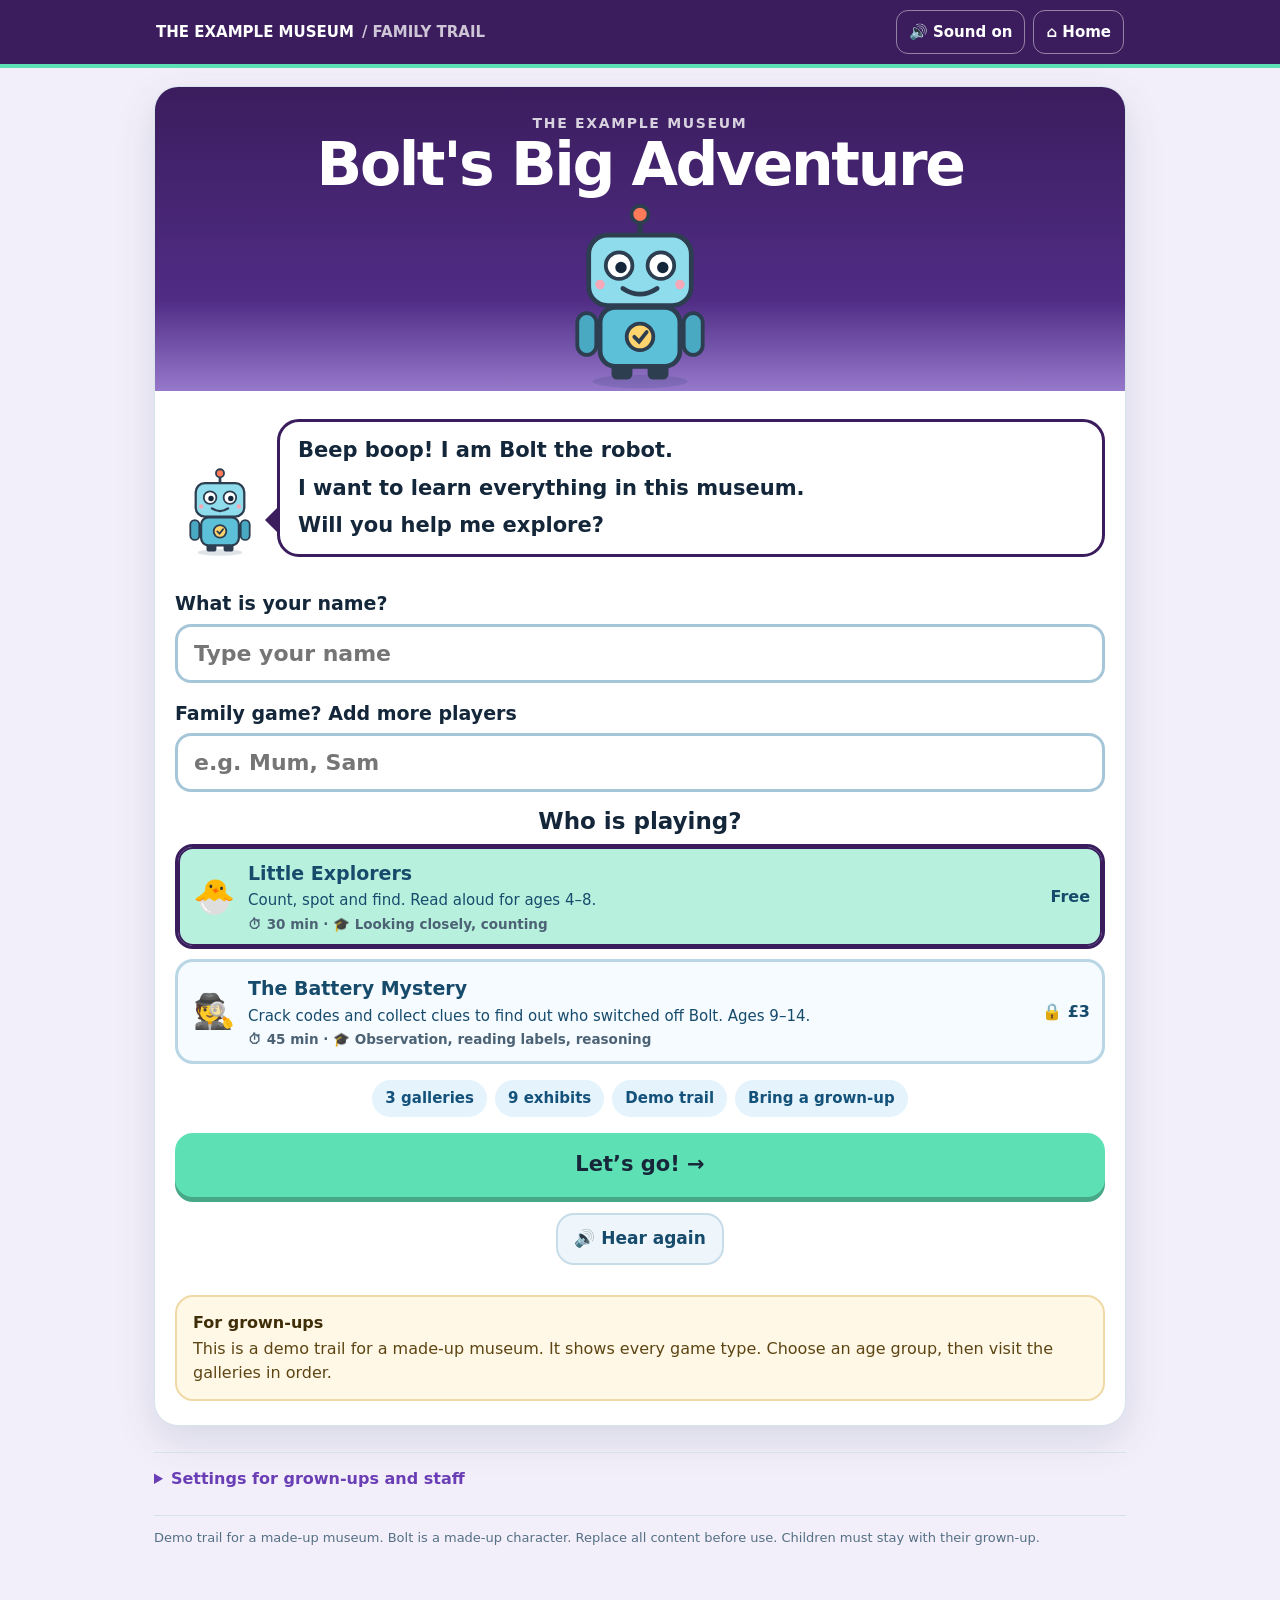
<file: index.html>
<!DOCTYPE html>
<html lang="en-GB">
<head>
<meta charset="utf-8">
<meta name="viewport" content="width=device-width,initial-scale=1,viewport-fit=cover">
<title>Museum trail</title>
<link rel="stylesheet" href="engine/trail.css">
</head>
<body>
<header class="header"><div class="header-inner"><div class="brand" id="brand"></div><div class="hbtns"><button class="iconbtn" id="soundBtn" type="button" aria-pressed="true">🔊 Sound on</button><button class="iconbtn" data-action="home" type="button">⌂ Home</button></div></div></header>
<main id="main" class="shell" tabindex="-1"><div id="app"></div><div class="legal" id="legal"></div></main>
<div class="sr-only" id="announce" role="status" aria-live="polite"></div>
<script src="engine/art.js"></script>
<script src="engine/trail.js"></script>
</body>
</html>
</file>
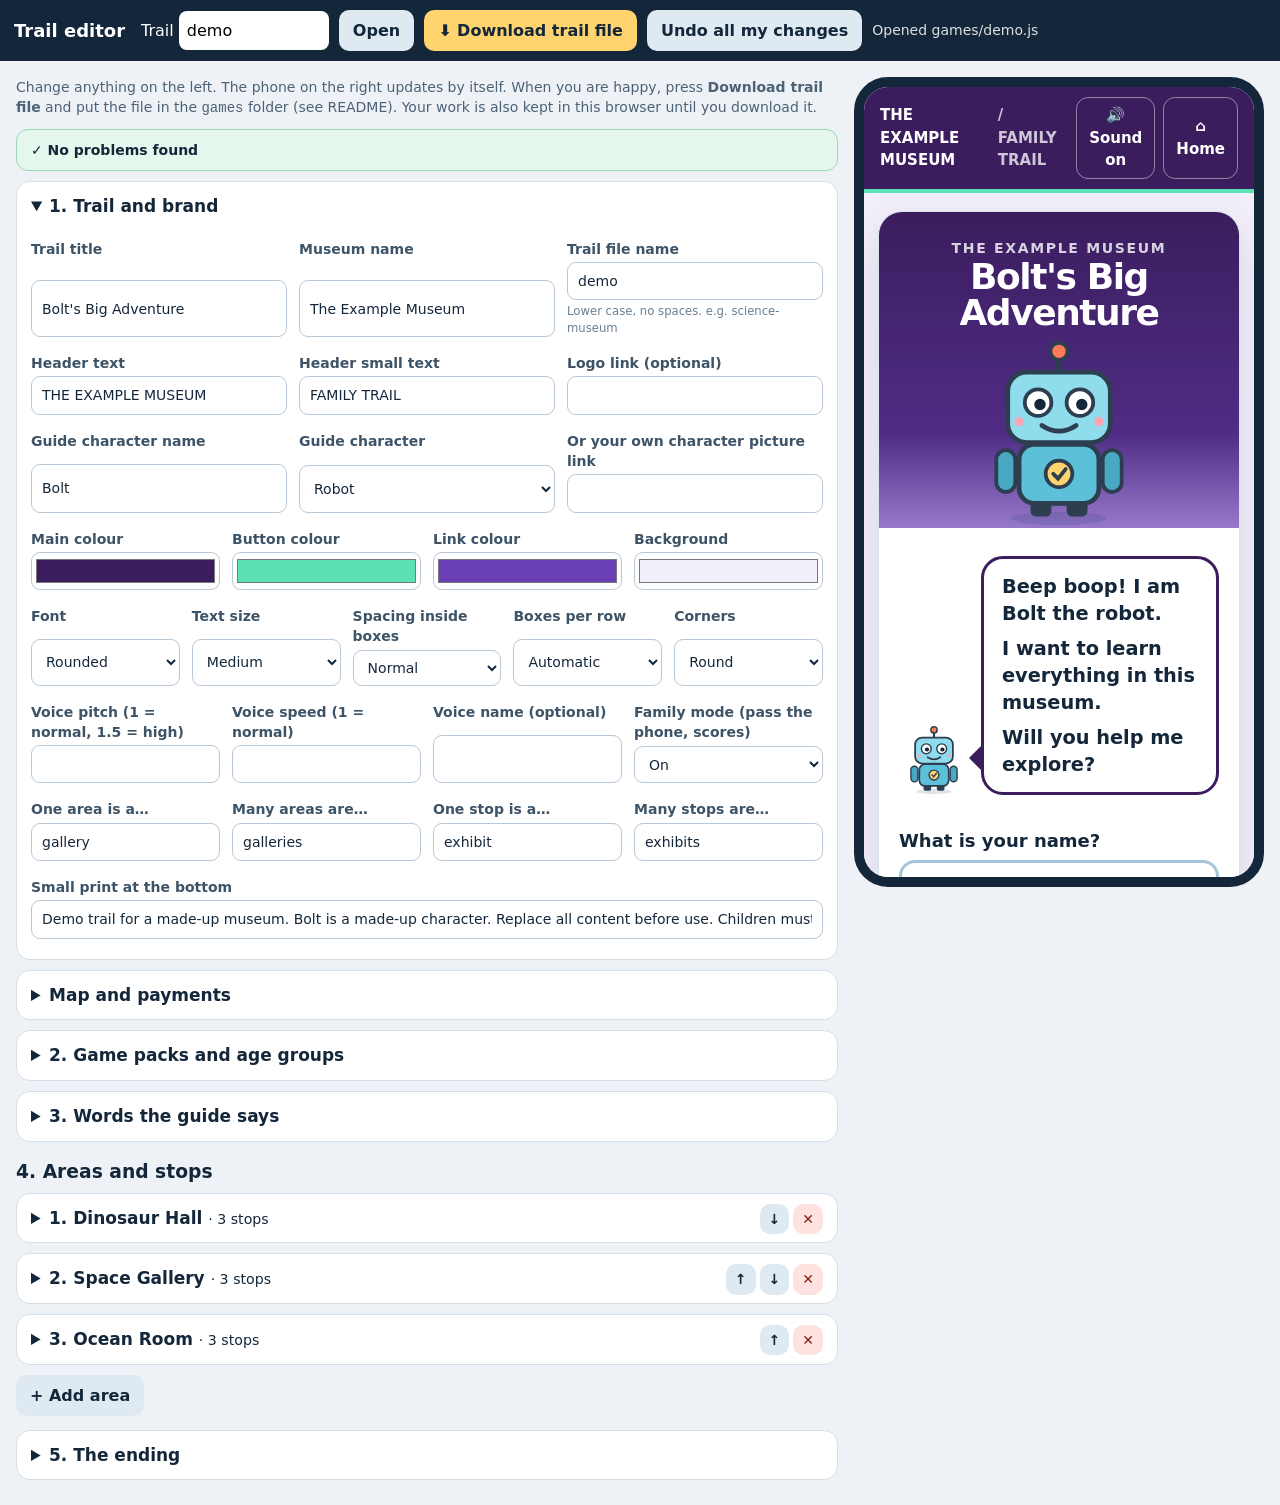
<file: editor.html>
<!DOCTYPE html>
<html lang="en-GB">
<head>
<meta charset="utf-8">
<meta name="viewport" content="width=device-width,initial-scale=1">
<title>Trail editor</title>
<style>
*{box-sizing:border-box}body{margin:0;font:16px/1.45 system-ui,-apple-system,"Segoe UI",Arial,sans-serif;color:#14273a;background:#eef2f6}
button,input,select,textarea{font:inherit}button{cursor:pointer}
.bar{position:sticky;top:0;z-index:10;background:#14273a;color:#fff;padding:10px 14px;display:flex;gap:10px;flex-wrap:wrap;align-items:center}
.bar strong{font-size:18px;margin-right:6px}.bar input{width:150px;padding:8px;border-radius:8px;border:0}
.b{border:0;border-radius:10px;padding:9px 14px;font-weight:800;background:#dfe9f1;color:#14273a}.b.p{background:#ffd36d}.b.s{padding:5px 9px;font-size:14px}.b.d{background:#fde2e0;color:#8a1f17}
#status{font-size:14px;opacity:.85}
.wrap{display:grid;grid-template-columns:minmax(0,1fr) 410px;gap:16px;padding:16px;max-width:1300px;margin:auto}
.phone{position:sticky;top:70px;height:calc(100vh - 90px);border:10px solid #14273a;border-radius:34px;overflow:hidden;background:#fff}.phone iframe{width:100%;height:100%;border:0}
details{background:#fff;border:1px solid #d5dfe8;border-radius:14px;margin:0 0 10px;padding:0 14px}details[open]{padding-bottom:12px}
summary{cursor:pointer;font-weight:850;padding:12px 0;font-size:17px}details details{background:#f7fafc}details details summary{font-size:16px}details details details{background:#fff}
.f{display:grid;gap:3px;margin:8px 0;font-size:14px;font-weight:700;color:#3d5468}.f input,.f select,.f textarea{width:100%;padding:8px 10px;border:1.5px solid #b8c8d6;border-radius:9px;font-weight:500;color:#14273a;background:#fff}
.f textarea{min-height:76px;resize:vertical}.f input[type=color]{padding:2px;height:38px}.f small{font-weight:500;color:#6b7f90}
.g{display:grid;grid-template-columns:repeat(auto-fit,minmax(150px,1fr));gap:0 12px}.g3{grid-template-columns:repeat(auto-fit,minmax(110px,1fr))}
.rowx{display:flex;gap:6px;align-items:center;margin:6px 0;flex-wrap:wrap}.rowx input[type=text],.rowx input[type=number]{padding:7px 8px;border:1.5px solid #b8c8d6;border-radius:8px;min-width:0}
.rowx .ic{width:92px}.rowx .lb{flex:1 1 120px}.rowx .xy{width:64px}
.tools{float:right;display:flex;gap:4px;margin-top:-2px}
.lvl{border-left:4px solid #ffd36d;padding:2px 0 2px 12px;margin:12px 0}.lvl h4{margin:0 0 4px;font-size:15px}
.probs{background:#fff8e6;border:1.5px solid #f0d9a6;border-radius:12px;padding:10px 14px;margin:0 0 10px;font-size:14px}.probs.ok{background:#e6f7ee;border-color:#9ad8b7}.probs ul{margin:4px 0 0;padding-left:18px}
.pinboard{position:relative;border:2px solid #b8c8d6;border-radius:12px;overflow:hidden;touch-action:none;user-select:none}.pinboard img{display:block;width:100%}.epin{position:absolute;width:34px;height:34px;margin:-17px 0 0 -17px;border-radius:50%;background:#14273a;color:#fff;border:3px solid #fff;display:grid;place-items:center;font-weight:900;cursor:grab;box-shadow:0 2px 6px #0006;touch-action:none}
.help{font-size:14px;color:#4c6275;margin:0 0 10px}
@media(max-width:900px){.wrap{grid-template-columns:1fr}.phone{position:static;height:720px;max-width:410px;margin:auto}}
</style>
</head>
<body>
<div class="bar"><strong>Trail editor</strong><label>Trail <input id="gid" value="demo" aria-label="Trail file name"></label><button class="b" id="open">Open</button><button class="b p" id="dl">⬇ Download trail file</button><button class="b" id="discard">Undo all my changes</button><span id="status"></span></div>
<div class="wrap"><div><p class="help">Change anything on the left. The phone on the right updates by itself. When you are happy, press <b>Download trail file</b> and put the file in the <code>games</code> folder (see README). Your work is also kept in this browser until you download it.</p><div id="probs"></div><div id="form"></div></div><div class="phone"><iframe id="pv" title="Phone preview"></iframe></div></div>
<script>
'use strict';
let G=null,fileId='demo',openSet=new Set(['trail']),timer=null;
const $=id=>document.getElementById(id),form=$('form');
const esc=s=>String(s??'').replace(/[&<>"']/g,c=>({'&':'&amp;','<':'&lt;','>':'&gt;','"':'&quot;',"'":'&#39;'}[c]));
const get=p=>p.split('.').reduce((o,k)=>o==null?o:o[k],G);
const set=(p,v)=>{const ks=p.split('.'),last=ks.pop(),o=ks.reduce((o,k)=>o[k]??(o[k]={}),G);if(v===undefined)delete o[last];else o[last]=v};
const uid=p=>p+Math.random().toString(36).slice(2,7);
const SIGNS=['roundel','propeller','goggles','compass','wings','sun','cloud','rainbow','moon','star','rocket','heart','tree','fish','leaf','key','crown','bell','apple','flower','drop'];
const ARTS=['','fighter','trainer','jet','jetCanard','bomber','drone','rocket','biplane','triplane','helicopter','flyingboat'];
const TYPES={choice:'Pick the answer',hotspot:'Tap the right spot on the picture',count:'Count it (+ and − buttons)',spy:'I-spy checklist (tick what you find)',order:'Put in order',match:'Match the pairs',code:'Type the answer (read a label)',estimate:'Best guess slider',truefalse:'True or false (go and check)',silhouette:'Whose shadow? (find the object)',spot:'Spot the mistakes',jigsaw:'Find the piece (jigsaw reveal)',oddone:'Odd one out',padlock:'Code breaker padlock',poll:'Would you rather (no wrong answer)',photo:'Photo mission'};
const TPL={choice:{options:[{label:'Answer 1',icon:'1'},{label:'Answer 2',icon:'2'},{label:'Answer 3',icon:'3'}],answer:1},hotspot:{options:[{label:'Part 1',x:30,y:30},{label:'Part 2',x:50,y:50},{label:'Part 3',x:70,y:70}],answer:1},count:{answer:3,max:10},spy:{options:[{label:'Thing 1',icon:'👀'},{label:'Thing 2',icon:'👀'},{label:'Thing 3',icon:'👀'}],need:2},order:{items:['First','Second','Third']},match:{pairs:[['A','Goes with A'],['B','Goes with B'],['C','Goes with C']]},code:{answer:'answer',hint:''},estimate:{min:0,max:100,step:1,answer:50,tolerance:5,unit:''},truefalse:{answer:false},silhouette:{options:[{label:'This one',icon:'1'},{label:'Another one',icon:'2'},{label:'A third one',icon:'3'}],answer:1},spot:{options:[{label:'A mistake',icon:'❌',diff:true},{label:'A true thing',icon:'✅'},{label:'Another mistake',icon:'❌',diff:true}]},jigsaw:{items:['Find the first part','Find the second part','Find the third part','Find the fourth part']},oddone:{options:[{label:'Belongs',icon:'1'},{label:'Belongs',icon:'2'},{label:'Does not belong',icon:'3'}],answer:3},padlock:{clues:[['First thing to count','3'],['Second thing to count','4'],['Third thing to count','2']]},poll:{options:[{label:'This',icon:'👈'},{label:'That',icon:'👉'}]},photo:{}};

/* ---------- form pieces ---------- */
const inp=(p,label,type='text',help='')=>`<label class="f"><span>${label}</span><input type="${type}" data-p="${p}" value="${esc(get(p)??'')}">${help?`<small>${help}</small>`:''}</label>`;
const area=(p,label,help='One line each.')=>`<label class="f"><span>${label}</span><textarea data-p="${p}" data-lines="1">${esc((get(p)||[]).join('\n'))}</textarea><small>${help}</small></label>`;
const sel=(p,label,opts,re='')=>`<label class="f"><span>${label}</span><select data-p="${p}" ${re}>${opts.map(o=>{const[v,l]=Array.isArray(o)?o:[o,o||'(none)'];return `<option value="${esc(v)}" ${String(get(p)??'')===String(v)?'selected':''}>${esc(l)}</option>`}).join('')}</select></label>`;
const det=(k,title,body,tools='')=>`<details data-k="${k}" ${openSet.has(k)?'open':''}><summary>${title}${tools?`<span class="tools">${tools}</span>`:''}</summary>${openSet.has(k)?body():''}</details>`;
const tools=(p,i,n)=>`${i>0?`<button class="b s" data-act="up" data-p="${p}" data-i="${i}" title="Move up">↑</button>`:''}${i<n-1?`<button class="b s" data-act="down" data-p="${p}" data-i="${i}" title="Move down">↓</button>`:''}<button class="b s d" data-act="del" data-p="${p}" data-i="${i}" title="Delete">✕</button>`;

function optRows(p,t){const hs=t.type==='hotspot',sp=t.type==='spot',pick=!['spy','poll','spot'].includes(t.type);return `<div><b style="font-size:14px">Answers</b>${pick?' <small>(tick the correct one)</small>':''}${(t.options||[]).map((o,i)=>`<div class="rowx">${pick?`<input type="radio" name="${p}" data-act="correct" data-p="${p}" data-i="${i+1}" ${+t.answer===i+1?'checked':''} title="Correct answer">`:''}${sp?`<input type="checkbox" data-p="${p}.options.${i}.diff" ${o.diff?'checked':''} title="Tick if this one is a mistake">`:''}${hs?'':`<input class="ic" type="text" data-p="${p}.options.${i}.icon" value="${esc(o.icon??'')}" placeholder="picture" title="Emoji, number, or stack:2 props:4 blades:3 wing:curved">`}<input class="lb" type="text" data-p="${p}.options.${i}.label" value="${esc(o.label??'')}" placeholder="text">${hs?`<input class="xy" type="number" data-p="${p}.options.${i}.x" value="${esc(o.x??50)}" title="Across %"><input class="xy" type="number" data-p="${p}.options.${i}.y" value="${esc(o.y??50)}" title="Down %">`:''}<button class="b s d" data-act="del" data-p="${p}.options" data-i="${i}">✕</button></div>`).join('')}<button class="b s" data-act="addopt" data-p="${p}">+ Add answer</button>${hs?'<br><small>Numbers are the circle position: % across, % down.</small>':'<br><small>Picture: an emoji, a number, or stack:2 · props:4 · blades:3 · wing:curved</small>'}</div>`}
function taskForm(p,lv){const t=get(p);let h=`<div class="lvl"><h4>${esc(lv.emoji||'')} ${esc(lv.label||lv.id)}</h4><label class="f"><span>Game</span><select data-act="tasktype" data-p="${p}"><option value="">No game at this level (hidden)</option>${Object.entries(TYPES).map(([k,l])=>`<option value="${k}" ${t&&t.type===k?'selected':''}>${l}</option>`).join('')}</select></label>`;
 if(t){h+=inp(p+'.q','Question');
  if(['choice','hotspot','spy','silhouette','oddone','spot','poll'].includes(t.type))h+=optRows(p,t);
  if(t.type==='spot')h+='<small>Tick the box beside each mistake.</small>';
  if(t.type==='silhouette')h+='<small>Works with drawings, emoji and cut-out pictures. A normal photo turns into a black box.</small>';
  if(t.type==='truefalse')h+=sel(p+'.answer','The statement is',[['true','True'],['false','False']]);
  if(t.type==='jigsaw')h+=area(p+'.items','Things to find on the real object','One per line. Each one found reveals a piece of the picture.');
  if(t.type==='padlock')h+=`<label class="f"><span>Lock numbers</span><textarea data-p="${p}.clues" data-pairs="1">${esc((t.clues||[]).map(x=>x.join(' = ')).join('\n'))}</textarea><small>One per line: what to count or read = the digit (0 to 9). e.g. Propellers on the Lancaster = 4</small></label>`;
  if(t.type==='spy')h+=inp(p+'.need','How many must they find?','number');
  if(t.type==='count')h+=`<div class="g">${inp(p+'.answer','Correct number','number')}${inp(p+'.max','Highest number allowed','number')}</div>`;
  if(t.type==='order')h+=area(p+'.items','Items, in the CORRECT order','One per line. The game shuffles them.');
  if(t.type==='match')h+=`<label class="f"><span>Pairs</span><textarea data-p="${p}.pairs" data-pairs="1">${esc((t.pairs||[]).map(x=>x.join(' = ')).join('\n'))}</textarea><small>One pair per line, like: Mars = The red planet</small></label>`;
  if(t.type==='code')h+=`<div class="g">${inp(p+'.answer','Correct answer','text','More than one? Separate with | like 3|three')}${inp(p+'.hint','Hint (after a wrong try)')}</div>`;
  if(t.type==='estimate')h+=`<div class="g g3">${inp(p+'.answer','Correct','number')}${inp(p+'.tolerance','Close enough ±','number')}${inp(p+'.min','Slider from','number')}${inp(p+'.max','Slider to','number')}${inp(p+'.step','Step','number')}${inp(p+'.unit','Unit')}</div>`;
  h+=`<div class="g">${inp(p+'.look','Look prompt for this level (optional)')}${inp(p+'.fact','Fact for this level (optional)')}</div>`}
 return h+'</div>'}
function stopForm(p){const s=get(p);return `<div class="g">${inp(p+'.name','Name')}${inp(p+'.emoji','Picture: emoji')}${inp(p+'.image','Picture: photo link','text','Optional. e.g. images/whale.jpg')}</div>
 <div class="g g3">${sel(p+'.art','Picture: aircraft drawing',ARTS)}${inp(p+'.body','Drawing colour','color')}${inp(p+'.wing','Wing colour','color')}${sel(p+'.wingShape','Wing shape',['','straight','curved','swept','delta'])}</div>
 ${inp(p+'.look','Look prompt (what to find)')}${inp(p+'.fact','Fact (shown after a correct answer)','text','You can use &lt;strong&gt;bold&lt;/strong&gt;.')}${inp(p+'.talk','Talk together (question for the family)')}
 ${G.levels.map(l=>taskForm(`${p}.tasks.${l.id}`,l)).join('')}`}
function zoneForm(p){const z=get(p),n=(z.stops||[]).length;return `<div class="g">${inp(p+'.label','Place name')}${inp(p+'.title','Chapter title')}${inp(p+'.era','Badge text (optional)')}${sel(p+'.sign','Sign picture',SIGNS)}</div>${area(p+'.story','What the guide says here')}${inp(p+'.grown','Grown-up tip')}<div class="g">${inp(p+'.clue','Mystery clue given here (optional)')}${inp(p+'.audio','Recorded voice file for the story (optional link)')}</div>
 <div class="g"><div style="grid-column:1/-1;font-weight:800;margin-top:8px">Reward for the stamp here</div>${sel(p+'.reward.outfit','Kit for the penguin guide',[['','None'],['scarf','Scarf'],['goggles','Helmet and goggles'],['jacket','Flying jacket'],['map','Map and compass'],['wings','Wings badge']])}${inp(p+'.reward.outfitLabel','Kit name shown')}${inp(p+'.reward.outfitWhy','Why the guide needs it')}${inp(p+'.reward.part','Part earned for the ending, e.g. An engine')}${area(p+'.reward.unlock','Design steps this unlocks','One per line: shape, colour, pattern, sticker, trail, nose. Steps no area unlocks are always open.')}</div>
 <h4 style="margin:12px 0 6px">Stops</h4>${(z.stops||[]).map((s,i)=>det(`${p}.stops.${i}`,`${esc(s.emoji||'')} ${esc(s.name||'New stop')}`,()=>stopForm(`${p}.stops.${i}`),tools(p+'.stops',i,n))).join('')}<button class="b s" data-act="addstop" data-p="${p}.stops">+ Add stop</button>`}
function mapForm(){const m=G.map||{};return `${inp('map.image','Map picture link','text','e.g. images/demo-map.svg. Leave empty for no map.')}<label class="f"><span>Or upload a map picture</span><input type="file" accept="image/*" data-act="mapfile"><small>The picture is kept inside the trail file. Keep it under 500 KB.</small></label>${m.image?`<p class="help">Drag each numbered pin to its place on the map.</p><div class="pinboard" id="pinboard"><img src="${esc(m.image)}" alt="" draggable="false">${G.zones.map((z,i)=>{const p=(m.pins||{})[z.id]||{x:8+i*10,y:10};return `<span class="epin" data-z="${esc(z.id)}" style="left:${p.x}%;top:${p.y}%" title="${esc(z.label)}">${i+1}</span>`}).join('')}</div>`:''}`}
let dragPin=null;
document.addEventListener('pointerdown',e=>{const t=e.target.closest&&e.target.closest('.epin');if(t){dragPin=t;t.setPointerCapture(e.pointerId);e.preventDefault()}});
document.addEventListener('pointermove',e=>{if(!dragPin)return;const r=$('pinboard').getBoundingClientRect(),x=Math.round(Math.max(2,Math.min(98,(e.clientX-r.left)/r.width*100))),y=Math.round(Math.max(2,Math.min(98,(e.clientY-r.top)/r.height*100)));dragPin.style.left=x+'%';dragPin.style.top=y+'%';G.map.pins=G.map.pins||{};G.map.pins[dragPin.dataset.z]={x,y}});
document.addEventListener('pointerup',()=>{if(dragPin){dragPin=null;changed()}});
function renderForm(){const nz=G.zones.length;form.innerHTML=
 det('trail','1. Trail and brand',()=>`<div class="g">${inp('title','Trail title')}${inp('museum','Museum name')}${inp('id','Trail file name','text','Lower case, no spaces. e.g. science-museum')}</div>
  <div class="g">${inp('brand.header','Header text')}${inp('brand.sub','Header small text')}${inp('brand.logo','Logo link (optional)')}</div>
  <div class="g">${inp('guide.name','Guide character name')}${sel('guide.character','Guide character',[['penguin','Penguin'],['robot','Robot']])}${inp('guide.image','Or your own character picture link')}</div>
  <div class="g g3">${inp('theme.primary','Main colour','color')}${inp('theme.accent','Button colour','color')}${inp('theme.link','Link colour','color')}${inp('theme.background','Background','color')}</div>
  <div class="g g3">${sel('theme.font','Font',[['','Standard'],['rounded','Rounded'],['playful','Playful'],['classic','Classic'],['clean','Clean']])}${sel('theme.textSize','Text size',[['small','Small'],['medium','Medium'],['large','Large']])}${sel('theme.spacing','Spacing inside boxes',[['tight','Tight'],['normal','Normal'],['roomy','Roomy']])}${sel('theme.columns','Boxes per row',[['','Automatic'],['1','1'],['2','2'],['3','3']])}${sel('theme.corners','Corners',[['round','Round'],['square','Square']])}</div>
  <div class="g g3">${inp('guide.voicePitch','Voice pitch (1 = normal, 1.5 = high)','number')}${inp('guide.voiceRate','Voice speed (1 = normal)','number')}${inp('guide.voice','Voice name (optional)')}${sel('family','Family mode (pass the phone, scores)',[['false','Off'],['true','On']])}</div>
  <div class="g g3">${inp('words.zone','One area is a…')}${inp('words.zones','Many areas are…')}${inp('words.stop','One stop is a…')}${inp('words.stops','Many stops are…')}</div>${inp('legal','Small print at the bottom')}`)
 +det('map','Map and payments',()=>mapForm()+`<h4 style="margin:14px 0 4px">Payments for paid packs</h4><div class="g">${sel('pay.provider','Payment method',[['demo','Demo (pretend payment)'],['stripe','Stripe'],['shopify','Museum Shopify']])}${inp('pay.api','Payment server address','text','From server/README.md')}${inp('pay.shop','Shopify shop address','text','e.g. museum-shop.myshopify.com')}</div>`)
 +det('levels','2. Game packs and age groups',()=>`<p class="help">Each pack is a set of games. Families pick one on the first screen. Each stop can have a different game for each age group. A stop with no game for a group is hidden for that group.</p>${G.levels.map((l,i)=>`<div class="g g3" style="border-bottom:1px solid #e3eaf0;padding-bottom:6px">${inp(`levels.${i}.label`,'Name')}${inp(`levels.${i}.emoji`,'Emoji')}${inp(`levels.${i}.stopsToPass`,'Stops needed per area','number')}${inp(`levels.${i}.showAnswerAfter`,'Show answer after tries','number')}${sel(`levels.${i}.readAloud`,'Read aloud',[['true','On'],['false','Off']])}${inp(`levels.${i}.desc`,'Description')}${inp(`levels.${i}.minutes`,'Length in minutes')}${inp(`levels.${i}.teaches`,'What it teaches')}${sel(`levels.${i}.paid`,'Paid pack?',[['false','Free'],['true','Paid']])}${inp(`levels.${i}.freeZones`,'Free areas before paying (0 = none)','number')}${inp(`levels.${i}.price`,'Price shown, e.g. £3 or Free')}${inp(`levels.${i}.prices.1`,'Price 1 phone')}${inp(`levels.${i}.prices.2`,'Price 2 phones')}${inp(`levels.${i}.prices.3`,'Price 3 phones')}${inp(`levels.${i}.shopify.1`,'Shopify variant ID, 1 phone')}${inp(`levels.${i}.shopify.2`,'Shopify variant ID, 2 phones')}${inp(`levels.${i}.shopify.3`,'Shopify variant ID, 3 phones')}${inp(`levels.${i}.mystery.q`,'Mystery ending: question (optional)')}${area(`levels.${i}.mystery.options`,'Mystery suspects','One per line. Clues are set in each area.')}${inp(`levels.${i}.mystery.answer`,'Which suspect is right? (1, 2, 3…)','number')}<div class="f"><span>&nbsp;</span>${G.levels.length>1?`<button class="b s d" data-act="del" data-p="levels" data-i="${i}">Delete group</button>`:''}</div></div>`).join('')}<button class="b s" data-act="addlevel" style="margin-top:8px">+ Add age group</button>`)
 +det('text','3. Words the guide says',()=>`${area('text.intro','Welcome speech')}${inp('text.introGrown','Note for grown-ups on the first screen')}${area('text.introChips','Extra info chips on the first screen')}${inp('text.collection','Name of the collection page, e.g. My hangar')}<label class="f"><span>Ranks</span><textarea data-p="ranks" data-pairs="1">${esc((G.ranks||[]).map(x=>x.join(' = ')).join('\n'))}</textarea><small>One per line: stops needed = rank name. e.g. 0 = Cadet</small></label>${inp('text.certTitle','Certificate heading')}${inp('text.certLine','Certificate line (after the child\'s name)')}${inp('text.certThanks','Guide\'s thank you')}`)
 +`<h3 style="margin:16px 0 8px">4. Areas and stops</h3>`+G.zones.map((z,i)=>det(`zones.${i}`,`${i+1}. ${esc(z.label||'New area')} <small style="font-weight:500">· ${(z.stops||[]).length} stops</small>`,()=>zoneForm(`zones.${i}`),tools('zones',i,nz))).join('')+`<button class="b" data-act="addzone" style="margin-bottom:14px">+ Add area</button>`
 +det('finale','5. The ending',()=>`<div class="g">${sel('finale.type','Ending activity',[['badge','Design a badge'],['plane','Design a plane'],['none','Certificate only']])}${inp('finale.title','Title')}${inp('finale.label','Where (optional)')}</div>${area('finale.story','What the guide says')}${inp('finale.grown','Grown-up tip (optional)')}`);
 problems()}

/* ---------- checks ---------- */
function problems(){const e=[],seen={};
 G.zones.forEach(z=>{const n=z.label||'An area';if(!z.sign)e.push(`${n}: choose a sign picture.`);else if(seen[z.sign])e.push(`${n}: uses the same sign picture as ${seen[z.sign]}.`);else seen[z.sign]=n;
  if(!(z.stops||[]).length)e.push(`${n}: has no stops.`);
  (z.stops||[]).forEach(s=>{const sn=s.name||'A stop';if(!s.tasks||!Object.keys(s.tasks).length)e.push(`${sn}: has no game.`);
   Object.entries(s.tasks||{}).forEach(([l,t])=>{const w=`${sn} (${l})`;if(!t.q)e.push(`${w}: question is empty.`);
    if(t.type==='spot'&&!(t.options||[]).some(o=>o.diff))e.push(`${w}: tick at least one mistake.`);
    if(t.type==='jigsaw'&&(t.items||[]).length<2)e.push(`${w}: needs at least 2 things to find.`);
    if(t.type==='padlock'&&((t.clues||[]).length<2||(t.clues||[]).some(c=>!/^\d$/.test(String(c[1]).trim()))))e.push(`${w}: each line needs "clue = one digit".`);
    if(['choice','hotspot','silhouette','oddone'].includes(t.type)&&!((t.options||[])[t.answer-1]))e.push(`${w}: tick the correct answer.`);
    if(['choice','hotspot','spy'].includes(t.type)&&(t.options||[]).length<2)e.push(`${w}: needs at least 2 answers.`);
    if(t.type==='order'&&(t.items||[]).length<2)e.push(`${w}: needs at least 2 items.`);
    if(t.type==='match'&&((t.pairs||[]).length<2||(t.pairs||[]).some(x=>x.length!==2||!x[1])))e.push(`${w}: each line needs "left = right".`);
    if(t.type==='code'&&!String(t.answer||'').trim())e.push(`${w}: answer is empty.`);
    if(t.type==='estimate'&&!(+t.min<=+t.answer&&+t.answer<=+t.max))e.push(`${w}: the answer must be between the slider ends.`)})})});
 $('probs').innerHTML=e.length?`<div class="probs"><b>⚠ ${e.length} thing${e.length>1?'s':''} to fix</b><ul>${e.slice(0,12).map(x=>`<li>${esc(x)}</li>`).join('')}</ul></div>`:`<div class="probs ok"><b>✓ No problems found</b></div>`;return e}

/* ---------- preview, save ---------- */
function changed(){try{localStorage.setItem('trail-editor-'+fileId,JSON.stringify(G))}catch(e){}$('status').textContent='Changes kept in this browser. Download to save.';clearTimeout(timer);timer=setTimeout(preview,600);problems()}
function preview(){$('pv').src='index.html?preview=1&t='+Date.now()}
window.addEventListener('message',e=>{if(e.source===$('pv').contentWindow&&e.data&&e.data.type==='trail-ready'&&G)$('pv').contentWindow.postMessage({type:'trail-preview',game:G},'*')});
function normalise(g){g.brand=g.brand||{};g.guide=g.guide||{name:'Guide',character:'penguin'};g.theme={primary:'#071d35',accent:'#ffd36d',link:'#145d94',background:'#eaf3f7',...(g.theme||{})};g.words=g.words||{};g.text=g.text||{};g.zones=g.zones||[];g.finale=g.finale||{type:'none'};if(!g.levels||!g.levels.length)g.levels=[{id:'junior',label:'Ages 4–8',emoji:'🐣',stopsToPass:1,showAnswerAfter:2,readAloud:true}];return g}
function load(id,fromFile){fileId=id.replace(/[^a-z0-9-]/gi,'')||'demo';$('gid').value=fileId;let draft=null;try{draft=JSON.parse(localStorage.getItem('trail-editor-'+fileId)||'null')}catch(e){}
 if(draft&&!fromFile){G=normalise(draft);$('status').textContent='Opened your unsaved changes.';renderForm();preview();return}
 delete window.GAME;const s=document.createElement('script');s.src=`games/${fileId}.js?t=${Date.now()}`;
 s.onload=()=>{G=normalise(JSON.parse(JSON.stringify(window.GAME)));$('status').textContent=`Opened games/${fileId}.js`;renderForm();preview()};
 s.onerror=()=>{$('status').textContent=`Could not find games/${fileId}.js`};document.head.appendChild(s)}
$('open').onclick=()=>load($('gid').value);
$('discard').onclick=()=>{if(confirm('Throw away your changes and reload the saved file?')){localStorage.removeItem('trail-editor-'+fileId);load(fileId,true)}};
$('dl').onclick=()=>{const e=problems();if(e.length&&!confirm(`There ${e.length>1?'are':'is'} ${e.length} thing${e.length>1?'s':''} to fix. Download anyway?`))return;G.id=(G.id||fileId).toLowerCase().replace(/[^a-z0-9-]/g,'-');const a=document.createElement('a');a.href=URL.createObjectURL(new Blob(['window.GAME = '+JSON.stringify(G,null,2)+';\n'],{type:'text/javascript'}));a.download=G.id+'.js';a.click();$('status').textContent=`Downloaded ${G.id}.js. Put it in the games folder.`};

/* ---------- events ---------- */
form.addEventListener('toggle',e=>{const k=e.target.dataset&&e.target.dataset.k;if(!k)return;const was=openSet.has(k);e.target.open?openSet.add(k):openSet.delete(k);if(e.target.open&&!was)renderForm()},true);
form.addEventListener('input',e=>{const el=e.target,p=el.dataset.p;if(!p||el.dataset.act)return;let v=el.value;
 if(el.dataset.lines)v=v.split('\n').map(x=>x.trim()).filter(Boolean);
 else if(el.dataset.pairs)v=v.split('\n').map(x=>x.split('=').map(y=>y.trim())).filter(x=>x[0]).map(x=>[x[0],x.slice(1).join('=')]);
 else if(el.type==='number')v=v===''?undefined:+v;
 else if(el.type==='checkbox')v=el.checked;else if(/\.(readAloud|paid)$|^family$/.test(p))v=v==='true';
 set(p,v);changed();if(el.tagName==='SELECT')renderForm()});
form.addEventListener('change',e=>{const el=e.target,a=el.dataset.act,p=el.dataset.p;
 if(a==='tasktype'){const old=get(p)||{};if(!el.value)set(p,undefined);else{const ks=p.split('.');const stop=get(ks.slice(0,-2).join('.'));stop.tasks=stop.tasks||{};set(p,{type:el.value,q:old.q||'',...JSON.parse(JSON.stringify(TPL[el.value])),...(old.look?{look:old.look}:{}),...(old.fact?{fact:old.fact}:{})})}changed();renderForm()}
 if(a==='correct'){set(p+'.answer',+el.dataset.i);changed()}
 if(a==='mapfile'&&el.files[0]){const r=new FileReader();r.onload=()=>{set('map.image',r.result);changed();renderForm()};r.readAsDataURL(el.files[0])}});
form.addEventListener('click',e=>{const b=e.target.closest('button[data-act]');if(!b)return;e.preventDefault();const a=b.dataset.act,p=b.dataset.p,i=+b.dataset.i,arr=p?get(p):null;
 const shift=(from,to)=>{const ks=[...openSet].filter(k=>k===`${p}.${from}`||k.startsWith(`${p}.${from}.`));ks.forEach(k=>{openSet.delete(k)});return ks.map(k=>`${p}.${to}`+k.slice(`${p}.${from}`.length))};
 if(a==='del'){if(!confirm('Delete this?'))return;arr.splice(i,1);[...openSet].filter(k=>k.startsWith(p+'.')).forEach(k=>openSet.delete(k));
  if(p.endsWith('.options')){const tp=p.slice(0,-8),t=get(tp);if(t.answer>arr.length)t.answer=1}
  if(p==='levels'){const ids=G.levels.map(l=>l.id);G.zones.forEach(z=>z.stops.forEach(s=>Object.keys(s.tasks||{}).forEach(k=>{if(!ids.includes(k))delete s.tasks[k]})))}}
 if(a==='up'||a==='down'){const j=a==='up'?i-1:i+1;[arr[i],arr[j]]=[arr[j],arr[i]];const x=shift(i,'§'),y=shift(j,i);x.map(k=>k.replace('§',j)).concat(y).forEach(k=>openSet.add(k))}
 if(a==='addzone'){G.zones.push({id:uid('z'),label:'New area',title:'',era:'',sign:SIGNS.find(s=>!G.zones.some(z=>z.sign===s))||'sun',story:[],grown:'',stops:[]});openSet.add('zones.'+(G.zones.length-1))}
 if(a==='addstop'){const l=G.levels[0].id;arr.push({id:uid('s'),name:'New stop',emoji:'⭐',image:'',look:'',fact:'',talk:'',tasks:{[l]:{type:'choice',q:'',...JSON.parse(JSON.stringify(TPL.choice))}}});openSet.add(`${p}.${arr.length-1}`)}
 if(a==='addopt'){const t=get(p);t.options=t.options||[];t.options.push(t.type==='hotspot'?{label:'',x:50,y:50}:{label:'',icon:''})}
 if(a==='addlevel'){G.levels.push({id:uid('lv'),label:'New group',emoji:'⭐',stopsToPass:1,showAnswerAfter:2,readAloud:true})}
 changed();renderForm()});
load(new URLSearchParams(location.search).get('game')||'demo');
</script>
</body>
</html>
</file>
<file: engine/trail.css>
/* Museum Trail engine styles. Colours come from each trail's "theme" (see games/*.js). */
:root{--navy:#071d35;--on-navy:#fff;--gold:#ffd36d;--on-gold:#172739;--blue:#145d94;--sky:#eaf3f7;--ink:#14273a;--muted:#4c6275;--line:#d6e4ec;--green:#1a7a56;--shadow:0 14px 40px rgba(12,45,74,.12)}
*{box-sizing:border-box}body{margin:0;font:19px/1.5 system-ui,-apple-system,"Segoe UI",Arial,sans-serif;color:var(--ink);background:var(--sky)}
button,input{font:inherit}button{cursor:pointer}button:focus-visible,input:focus-visible{outline:4px solid #ff8b32;outline-offset:3px}h1,h2,h3,p{margin:0}
h1{font-size:clamp(36px,7vw,60px);line-height:1.02;letter-spacing:-.04em}h2{font-size:clamp(28px,5.5vw,42px);line-height:1.08;letter-spacing:-.03em}h3{font-size:23px;line-height:1.2;margin:18px 0 8px}
.sr-only{position:absolute;clip:rect(0,0,0,0);width:1px;height:1px;overflow:hidden}
.header{background:var(--navy);color:var(--on-navy);border-bottom:4px solid var(--gold)}.header-inner{max-width:1000px;margin:auto;display:flex;justify-content:space-between;align-items:center;gap:10px;padding:10px 16px}
.brand{font-weight:900;font-size:15px;display:flex;align-items:center;gap:8px}.brand span{font-weight:600;opacity:.75}.brand img{height:34px;width:auto}.hbtns{display:flex;gap:8px}
.iconbtn{background:transparent;color:inherit;border:1px solid color-mix(in srgb,var(--on-navy) 45%,transparent);border-radius:12px;min-height:44px;padding:6px 12px;font-weight:800;font-size:15px}
.shell{max-width:1000px;margin:auto;padding:18px 14px 60px}
.panel{background:#fff;border:1px solid var(--line);border-radius:24px;box-shadow:var(--shadow);padding:22px 18px}
.eyebrow{font-size:14px;font-weight:900;text-transform:uppercase;letter-spacing:.12em;color:var(--blue)}
.btn{min-height:64px;border-radius:18px;border:0;padding:14px 22px;display:inline-flex;align-items:center;justify-content:center;gap:10px;font-weight:900;font-size:21px}
.btn:active{transform:translateY(3px)}.btn[disabled]{opacity:.45}
.btn.go{background:var(--gold);color:var(--on-gold);box-shadow:0 5px 0 color-mix(in srgb,var(--gold) 75%,#000)}
.btn.dark{background:var(--navy);color:var(--on-navy);box-shadow:0 5px 0 color-mix(in srgb,var(--navy) 60%,#000)}
.btn.soft{background:#eef6fb;color:#174b6c;border:2px solid #c6dde9;min-height:52px;font-size:17px;padding:10px 16px}.btn.link{background:none;color:var(--blue);min-height:44px;font-size:16px;text-decoration:underline;padding:6px}
.btn.wide{width:100%}.row{display:flex;gap:12px;flex-wrap:wrap;align-items:center}
.back{border:0;background:none;color:var(--blue);font-weight:850;font-size:18px;padding:10px 0;min-height:44px}
.topline{display:flex;justify-content:space-between;align-items:center;gap:10px;flex-wrap:wrap;margin-bottom:8px}
.say{display:grid;grid-template-columns:90px 1fr;gap:12px;align-items:end;margin:16px 0}.say>svg,.say>img{width:90px;height:90px;object-fit:contain}
.bubble{position:relative;background:#fff;border:3px solid var(--navy);border-radius:22px;padding:14px 18px;font-size:21px;font-weight:650;line-height:1.4;text-align:left}
.bubble:before{content:"";position:absolute;left:-15px;bottom:22px;border:12px solid transparent;border-right-color:var(--navy);border-left:0}.bubble p+p{margin-top:8px}
.grownup{background:#fff8e6;border:2px solid #f0d9a6;border-radius:18px;padding:14px 16px;font-size:16px;color:#5d4513;text-align:left;margin-top:14px}.grownup strong{display:block;color:#3f2e08;margin-bottom:2px}
.lookbox{display:flex;gap:12px;align-items:center;background:#fff6e2;border:2px solid #edd4a2;border-radius:18px;padding:14px 16px;font-weight:800;color:#5e4312;font-size:20px;margin:14px 0}.lookbox .eyes{font-size:34px}
.scene{position:relative;background:radial-gradient(circle at 45% 40%,#fff,color-mix(in srgb,var(--sky) 70%,var(--blue)) 160%);border-radius:22px;border:1px solid var(--line);display:grid;place-items:center;padding:14px;margin:12px 0}
.art-wrap{position:relative;width:100%;max-width:520px}.art-wrap svg,.art-wrap img{width:100%;height:auto;display:block;border-radius:14px}
.emoji-art{aspect-ratio:300/180;display:grid;place-items:center;font-size:clamp(60px,26vw,130px);line-height:1}.card .emoji-art{font-size:clamp(34px,11vw,56px)}
.scene .note{position:absolute;bottom:8px;right:12px;font-size:13px;color:#3a5d75;background:#ffffffd0;border-radius:8px;padding:3px 8px}
.field{display:grid;gap:6px;width:100%;max-width:440px;text-align:left;font-weight:800}.field input{width:100%;min-width:0;min-height:58px;border:3px solid #a5c6d8;border-radius:16px;padding:10px 16px;font-size:22px;font-weight:800}
.hero{padding:0;overflow:hidden}.hero-sky{background:linear-gradient(180deg,var(--navy),color-mix(in srgb,var(--navy) 55%,var(--blue)) 70%,color-mix(in srgb,var(--blue) 70%,#fff));color:var(--on-navy);padding:26px 20px 0;text-align:center}
.hero-sky .eyebrow{color:inherit;opacity:.8}.hero-guide{width:190px;height:190px;margin:6px auto -16px;display:block;animation:bob 3s ease-in-out infinite}.hero-guide svg,.hero-guide img{width:100%;height:100%;object-fit:contain}
.hero-body{padding:28px 20px 24px;display:grid;gap:16px;justify-items:center;text-align:center;grid-template-columns:minmax(0,1fr)}.hero-body>*{max-width:100%}.hero-body .say{width:100%}
.chips{display:flex;gap:8px;flex-wrap:wrap;justify-content:center}.chip{background:#e4f3fc;color:#14527b;border-radius:99px;padding:7px 13px;font-size:15px;font-weight:800}
.levels{display:flex;gap:10px;flex-wrap:wrap;justify-content:center;width:100%}.level{flex:1 1 130px;min-height:84px;border-radius:18px;border:3px solid #b9d6e5;background:#f5fbff;font-weight:900;font-size:18px;color:#174b6c;display:flex;flex-direction:column;align-items:center;justify-content:center}
.level .e{font-size:30px;line-height:1.1}.level[aria-pressed=true],.opt[aria-pressed=true]{border-color:var(--navy);background:color-mix(in srgb,var(--gold) 45%,#fff);box-shadow:inset 0 0 0 2px var(--navy)}
.stamps-mini{display:flex;gap:5px}.sdot{width:38px;height:38px;border-radius:50%;border:3px dashed #9fbdd0;display:grid;place-items:center;background:#fff;font-size:15px;font-weight:900;color:#7b97aa}.sdot.got{border:3px solid #d49b2f;background:#ffd36d;color:#0b3154}.sdot.gold{background:linear-gradient(135deg,#ffe58a,#e0a526);border-color:#a8741a}
.hlist{display:grid;gap:14px;margin:18px 0}
.hcard{display:grid;grid-template-columns:110px 1fr;width:100%;text-align:left;padding:0;border:2px solid var(--line);background:#fff;border-radius:22px;box-shadow:var(--shadow);color:inherit;overflow:hidden;min-height:140px}
.hcard .pic{display:grid;place-items:center;background:color-mix(in srgb,var(--sky) 60%,#fff);font-size:46px}
.hcard .txt{padding:14px;display:flex;flex-direction:column;gap:3px}.hcard .when{font-size:14px;font-weight:900;color:var(--blue);letter-spacing:.06em;text-transform:uppercase}
.hcard .ttl{font-size:23px;font-weight:900;line-height:1.15}.hcard .meta{font-size:15px;color:var(--muted);font-weight:700}
.tag{margin-top:6px;align-self:flex-start;font-size:15px;font-weight:900;background:var(--navy);color:var(--on-navy);border-radius:99px;padding:6px 14px}
.hcard.done{border-color:#9ad8b7;background:#f2fcf6}.hcard.done .tag{background:var(--green);color:#fff}.hcard.locked{opacity:.55}.hcard.locked .tag{background:#7b8c99;color:#fff}
.finale-card{background:var(--navy);color:var(--on-navy);border-radius:22px;padding:20px;display:grid;gap:12px;text-align:center}.finale-card p{opacity:.85}
.acards{display:grid;grid-template-columns:repeat(auto-fit,minmax(96px,1fr));gap:10px;margin:12px 0}
.card{border:3px solid #b9d6e5;background:#f5fbff;border-radius:20px;padding:8px 6px 12px;display:flex;flex-direction:column;align-items:center;gap:4px;font-weight:900;font-size:17px;color:#174b6c;text-align:center;line-height:1.15;position:relative}
.card svg,.card img{width:100%;height:auto;border-radius:12px}.card.done{border-color:var(--green);background:#e3f8ec}.card .tick{position:absolute;top:6px;right:6px;background:var(--green);color:#fff;border-radius:50%;width:30px;height:30px;display:grid;place-items:center;font-size:16px}
.era{display:inline-block;background:var(--gold);color:var(--on-gold);border-radius:12px;padding:5px 13px;font-weight:950;font-size:17px;margin:6px 0 2px}
.signs{display:grid;grid-template-columns:repeat(auto-fit,minmax(130px,1fr));gap:10px;margin:14px 0}
.sign-btn{min-height:116px;border-radius:22px;border:3px solid #b9d6e5;background:#f5fbff;display:flex;flex-direction:column;align-items:center;justify-content:center;gap:4px;font-weight:900;font-size:18px;color:#174b6c}.sign-btn .sym{font-size:50px;line-height:1}
.sign-btn.wrong{opacity:.45;border-color:#e59a39}
/* games */
.choices{display:grid;grid-template-columns:repeat(auto-fit,minmax(96px,1fr));gap:10px;margin:14px 0}
.choice{min-height:140px;border-radius:22px;border:3px solid #b9d6e5;background:#f5fbff;display:flex;flex-direction:column;align-items:center;justify-content:center;gap:6px;padding:10px 6px;color:#174b6c;font-weight:900;font-size:19px;text-align:center;line-height:1.15}
.choice svg{width:100%;max-width:110px;height:66px}.big{font-size:44px;line-height:1}
.wrong{animation:shake .4s;border-color:#e59a39!important;background:#fff4e4!important;opacity:.55}
.show{border-color:var(--green)!important;background:#e3f8ec!important;animation:pulse 1.2s ease-in-out infinite}
.choice.ticked,.mbtn.ok{border-color:var(--green);background:#e3f8ec}.choice.ticked:after{content:"✓ Found";font-size:15px;color:var(--green)}
.hotspot{position:absolute;width:56px;height:56px;margin:-28px 0 0 -28px;border-radius:50%;border:4px solid #0d618a;background:#fffdf6;color:#103e59;font-weight:950;font-size:23px;box-shadow:0 4px 0 #1e6b8994;display:grid;place-items:center}
.counter{display:flex;align-items:center;justify-content:center;gap:18px;margin:16px 0}.rnd{width:76px;min-height:76px;border-radius:50%;font-size:40px;padding:0}
.num{font-size:64px;font-weight:950;min-width:110px;text-align:center;color:var(--navy);display:block}
.slots{list-style:none;counter-reset:s;padding:0;margin:14px 0;display:grid;gap:8px}.slots li{counter-increment:s;min-height:54px;border:3px dashed #9fbdd0;border-radius:16px;padding:10px 14px 10px 52px;position:relative;font-weight:850}
.slots li:before{content:counter(s);position:absolute;left:12px;top:9px;width:30px;height:30px;border-radius:50%;background:var(--navy);color:var(--on-navy);display:grid;place-items:center;font-size:16px}.slots li.fill{border:3px solid var(--green);background:#e3f8ec}
.pile{display:grid;gap:8px;margin:12px 0}.mbtn{min-height:60px;border-radius:16px;border:3px solid #b9d6e5;background:#f5fbff;color:#174b6c;font-weight:850;font-size:18px;padding:8px 12px;width:100%;line-height:1.2}
.match{display:grid;grid-template-columns:1fr 1fr;gap:12px;margin:14px 0}.match>div{display:grid;gap:8px;align-content:start}.mbtn.sel{border-color:var(--navy);background:color-mix(in srgb,var(--gold) 45%,#fff)}.mbtn[disabled]{opacity:.8}
.count{text-align:center;font-weight:900;color:var(--muted)}
.est{margin:14px 0}.est input{width:100%;height:44px;accent-color:var(--navy)}.ends{display:flex;justify-content:space-between;font-weight:800;color:var(--muted);font-size:15px}
.feedback{margin:10px 0;padding:14px 16px;border-radius:16px;font-weight:800;font-size:20px;background:#fff3e0;color:#654219;border-left:6px solid #e59a39}.feedback.good{background:#e1f6e9;color:#13553d;border-color:#239c6b}
.fact{background:#eef6fb;border-radius:18px;padding:16px;font-size:20px;font-weight:650;margin:12px 0;text-align:left}
.reward{text-align:center;position:relative;overflow:hidden}
.stamp{width:190px;height:190px;margin:16px auto;border-radius:50%;border:7px solid #c0392b;color:#c0392b;display:grid;place-items:center;transform:rotate(-8deg);animation:stampin .5s cubic-bezier(.2,1.6,.4,1) both;background:#fff;text-align:center;font-weight:950}
.stamp .sym{font-size:58px;line-height:1}.stamp .l1{font-size:15px;letter-spacing:.08em}.stamp.gold{border-color:#b07a12;color:#8a5a00;background:radial-gradient(circle,#fff6cc,#ffd76a)}
.confetti{position:absolute;inset:0;pointer-events:none}.confetti i{position:absolute;top:-20px;width:10px;height:16px;border-radius:3px;animation:fall 2.4s linear forwards}
.preview{position:sticky;top:0;z-index:5;background:radial-gradient(circle at 50% 40%,#fff,color-mix(in srgb,var(--sky) 80%,var(--blue)) 170%);border-radius:22px;display:grid;place-items:center;padding:10px;margin:8px 0 6px;box-shadow:0 6px 14px #0b31541f}
.preview svg{width:100%;max-width:380px;height:auto}.pname{font-weight:950;font-size:20px;color:var(--navy);min-height:28px}
.opts{display:grid;grid-template-columns:repeat(auto-fill,minmax(98px,1fr));gap:8px}
.opt{min-height:96px;border-radius:18px;border:3px solid #b9d6e5;background:#f5fbff;display:flex;flex-direction:column;align-items:center;justify-content:center;gap:2px;font-weight:900;font-size:15px;color:#174b6c;padding:4px}
.opt svg{width:88px;height:54px}.opt .big{font-size:36px}
.swatches{display:flex;gap:10px;flex-wrap:wrap}.swatch{width:58px;height:58px;border-radius:50%;border:4px solid #fff;box-shadow:0 0 0 3px #b9d6e5}.swatch[aria-pressed=true]{box-shadow:0 0 0 5px var(--navy)}
.cert{text-align:center;border:6px double #d49b2f}.cert .stamps{display:flex;justify-content:center;gap:6px;flex-wrap:wrap;margin:12px 0}
.mini{width:58px;height:58px;border-radius:50%;border:4px solid #c0392b;display:grid;place-items:center;transform:rotate(-6deg);background:#fff;font-size:26px}.mini.gold{border-color:#b07a12;background:radial-gradient(circle,#fff6cc,#ffd76a)}.mini.skip{opacity:.3}
.certname{font-size:clamp(30px,7vw,46px);font-weight:950;color:var(--navy);margin:6px 0}
.settings{margin-top:26px;border-top:1px solid #d4e2eb;padding-top:14px;font-size:16px}.settings summary{cursor:pointer;font-weight:850;color:var(--blue)}.settings label{display:flex;gap:10px;align-items:center;margin:10px 0}.settings input[type=checkbox]{width:22px;height:22px}
.legal{margin-top:24px;border-top:1px solid #d4e2eb;padding-top:12px;color:#547084;font-size:13px;line-height:1.6}
.error{background:#fff0f0;border:2px solid #e0a0a0;border-radius:16px;padding:18px}
@keyframes bob{50%{transform:translateY(-10px) rotate(-3deg)}}@keyframes shake{20%,60%{transform:translateX(-8px)}40%,80%{transform:translateX(8px)}}
@keyframes pulse{50%{transform:scale(1.05)}}@keyframes stampin{from{transform:scale(2.4) rotate(-20deg);opacity:0}to{transform:scale(1) rotate(-8deg);opacity:1}}
@keyframes fall{to{transform:translateY(560px) rotate(540deg);opacity:.2}}
@media(max-width:560px){body{font-size:18px}.say{grid-template-columns:70px 1fr}.say>svg,.say>img{width:70px;height:70px}.bubble{font-size:19px}.hcard{grid-template-columns:86px 1fr}.card{font-size:15px}.choice{min-height:124px;font-size:17px}.swatch{width:50px;height:50px}.mbtn{font-size:16px}}
@media(prefers-reduced-motion:reduce){*,*:before,*:after{animation:none!important;transition:none!important}}
@media print{.header,.settings,.legal,.noprint{display:none!important}body{background:#fff}.panel{box-shadow:none}.preview{position:static;box-shadow:none}}

/* ---- v5: layout settings ---- */
:root{--ts:1;--sp:1;--m:1;--cols:repeat(auto-fit,minmax(96px,1fr))}
@media(max-width:560px){:root{--m:.92}}
.bubble{font-size:calc(21px*var(--ts)*var(--m));padding:calc(14px*var(--sp)) calc(18px*var(--sp))}
.choice{font-size:calc(19px*var(--ts)*var(--m));padding:calc(10px*var(--sp)) 6px}.mbtn{font-size:calc(18px*var(--ts)*var(--m))}
.card{font-size:calc(17px*var(--ts)*var(--m));padding:calc(8px*var(--sp)) calc(6px*var(--sp)) calc(12px*var(--sp))}
.lookbox,.fact,.feedback{font-size:calc(20px*var(--ts)*var(--m))}h3{font-size:calc(23px*var(--ts)*var(--m))}
.panel:not(.hero){padding:calc(22px*var(--sp)) calc(18px*var(--sp))}
.choices,.acards{grid-template-columns:var(--cols);gap:calc(10px*var(--sp))}
.sq .panel,.sq .btn,.sq .choice,.sq .card,.sq .bubble,.sq .hcard,.sq .mbtn,.sq .opt,.sq .scene,.sq .lookbox,.sq .fact,.sq .pack,.sq .level,.sq .floor{border-radius:6px}
/* floor plan */
.floor{position:relative;margin:14px 0;border-radius:22px;overflow:hidden;border:2px solid var(--line);background:#fff;box-shadow:var(--shadow)}.floor img{display:block;width:100%;height:auto}
.pin{position:absolute;width:50px;height:50px;margin:-25px 0 0 -25px;border-radius:50%;border:4px solid #fff;background:var(--navy);color:var(--on-navy);font-weight:950;font-size:20px;box-shadow:0 4px 10px #0006;display:grid;place-items:center;padding:0}
.pin.done{background:var(--green);color:#fff}.pin.locked{background:#7b8c99;color:#fff;font-size:17px}.pin.here{animation:pulse 1.4s ease-in-out infinite;outline:4px solid var(--gold)}
/* packs */
.packs{display:grid;gap:10px;width:100%}.pack{display:grid;grid-template-columns:48px 1fr auto;gap:10px;align-items:center;text-align:left;border:3px solid #b9d6e5;background:#f5fbff;border-radius:18px;padding:12px;color:#174b6c}
.pack .e{font-size:34px;text-align:center}.pack .pt{display:grid;gap:2px;font-size:15px}.pack .pt b{font-size:19px}.pack .pm{color:var(--muted);font-size:13.5px;font-weight:700}.pack .pp{font-weight:900;font-size:16px;white-space:nowrap}
.pack[aria-pressed=true]{border-color:var(--navy);background:color-mix(in srgb,var(--gold) 45%,#fff);box-shadow:inset 0 0 0 2px var(--navy)}
.level b{display:block;font-size:20px}
/* new games */
.shadow svg,.shadow img,.shadow .emoji-art{filter:brightness(0)}
.choice img{width:100%;max-height:90px;object-fit:cover;border-radius:10px}
.tiles{position:absolute;inset:0;display:grid;gap:3px}.tile{background:var(--navy);color:var(--on-navy);display:grid;place-items:center;font-size:30px;border-radius:8px;transition:opacity .5s}.tile.off{opacity:0}
.lock{display:grid;gap:10px;margin:12px 0}.dig{display:grid;grid-template-columns:1fr auto;gap:10px;align-items:center;background:#f5fbff;border:2px solid #b9d6e5;border-radius:16px;padding:8px 12px}.dq{font-weight:800}
.dig .counter{margin:0;gap:8px}.rnd.sm{width:52px;min-height:52px;font-size:28px}.dig .num{font-size:40px;min-width:44px}
.turn{background:var(--navy);color:var(--on-navy);border-radius:14px;padding:10px 14px;font-weight:900;text-align:center;margin:8px 0}
.board{display:flex;gap:8px;flex-wrap:wrap;justify-content:center;margin:10px 0}.board span{background:#fff;border:2px solid var(--line);border-radius:99px;padding:6px 14px;font-weight:800}
.snap{display:block;width:100%;max-height:320px;object-fit:cover;border-radius:18px;margin:10px 0;border:4px solid #fff;box-shadow:var(--shadow)}
.album{display:grid;grid-template-columns:repeat(3,1fr);gap:6px;margin:10px 0}.album img{width:100%;aspect-ratio:1;object-fit:cover;border-radius:10px}

/* ---- v6: rewards ---- */
.hud{display:flex;gap:8px;flex-wrap:wrap;align-items:center;justify-content:center;margin:10px 0}.rankchip{background:var(--navy);color:var(--on-navy);border-radius:99px;padding:9px 16px;font-weight:900}
.rankline{font-size:20px;margin:4px 0}.earn{background:#fff6dc;border:2px solid #f0d9a6}.earn p+p{margin-top:8px}
.lockbox{border:3px dashed #9fbdd0;border-radius:16px;padding:16px;text-align:center;font-weight:850;color:#5b7385;background:#f5f8fa}
.card small{font-weight:600;font-size:12.5px;line-height:1.3;color:var(--muted)}

/* v7: picture signs */
.sign-btn .sym img,.hcard .pic img,.stamp .sym img{width:1em;height:1em;display:block}
</file>
